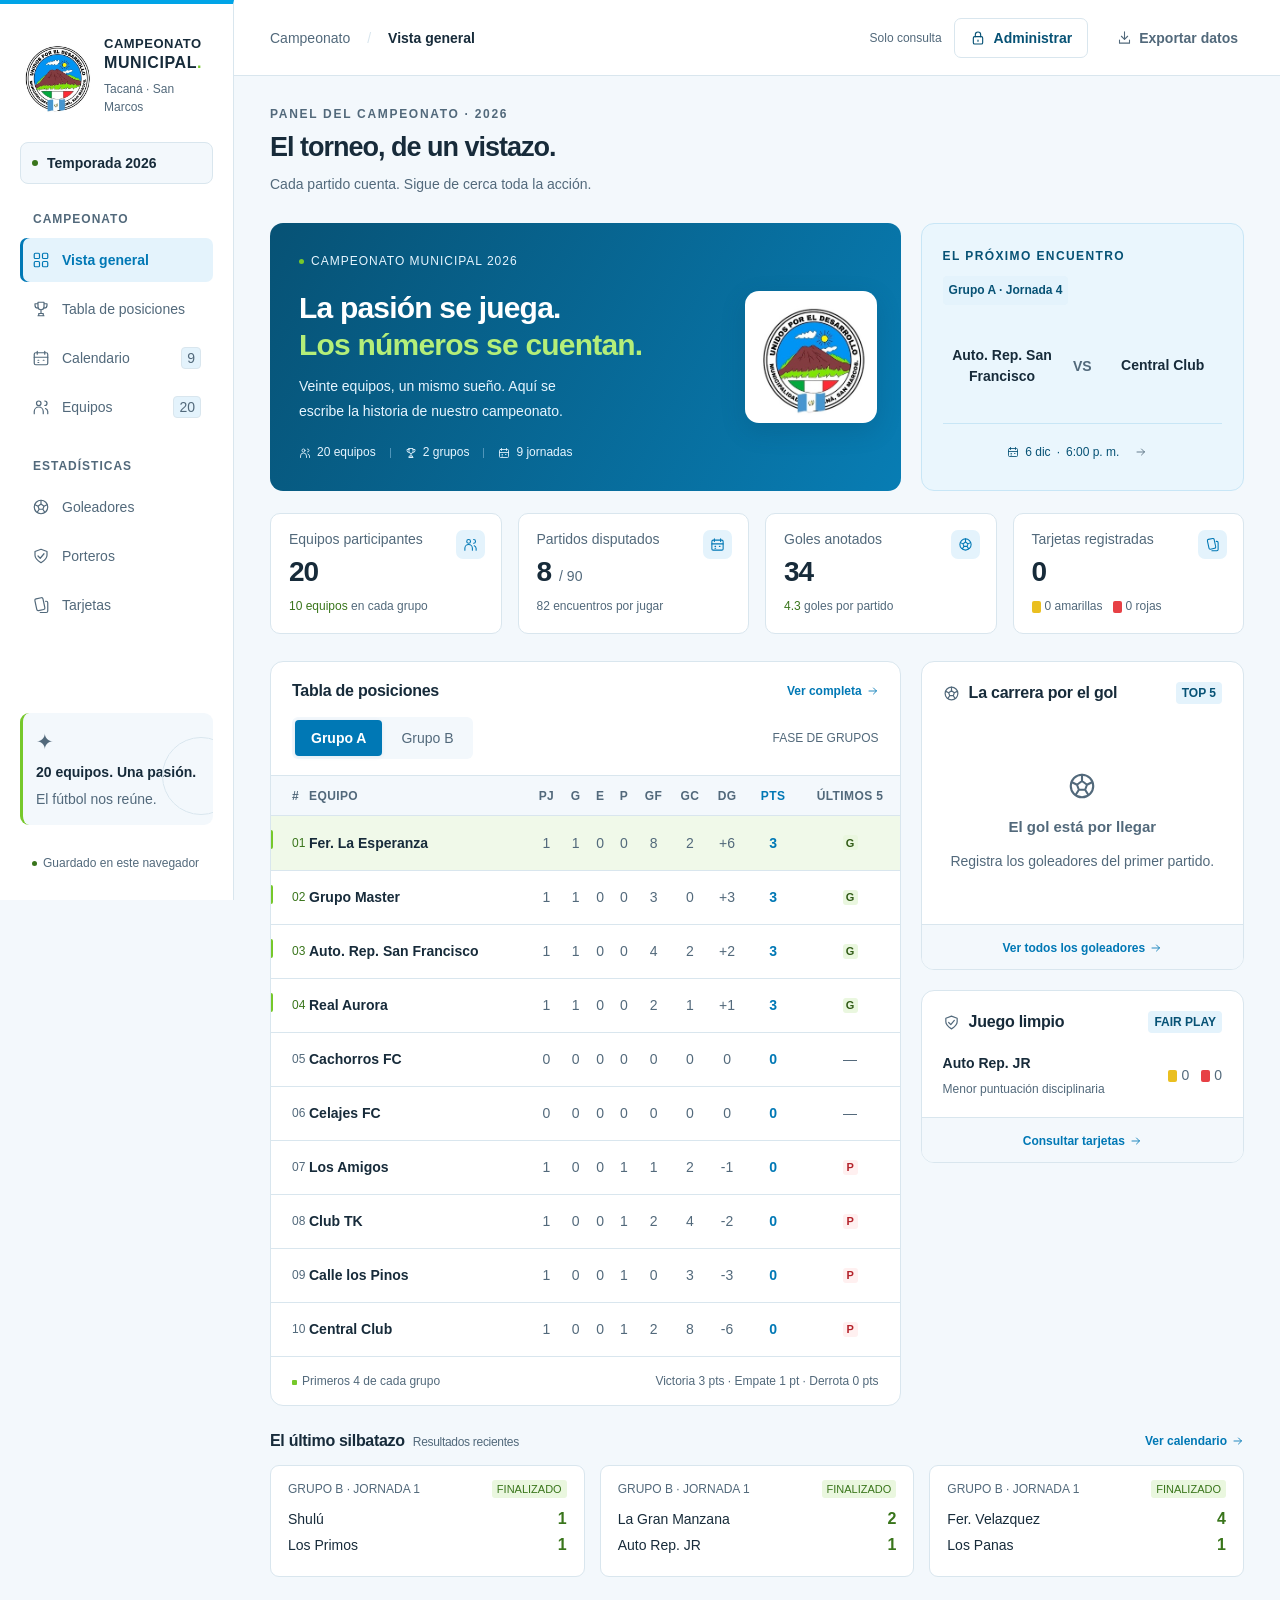
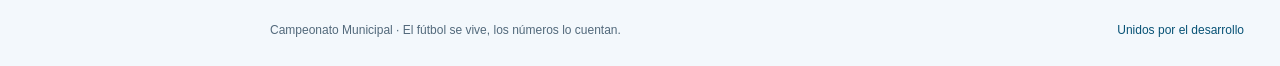
<file: index.html>
<!doctype html>
<html lang="es">
<head>
  <meta charset="UTF-8">
  <meta name="viewport" content="width=device-width, initial-scale=1.0">
  <meta name="theme-color" content="#0078b5">
  <meta name="description" content="Tu campeonato de fútbol en un solo lugar. Dos grupos, veinte equipos y todas las estadísticas del Campeonato Municipal.">
  <title>Campeonato Municipal · Panel del campeonato</title>
  <link rel="icon" type="image/jpeg" href="assets/escudo-tacana.jpg">
  <link rel="stylesheet" href="styles.css">
  <script src="engine.js" defer></script>
  <script src="app.js" defer></script>
</head>
<body>
  <svg class="icon-definitions" xmlns="http://www.w3.org/2000/svg" aria-hidden="true"><defs>
    <symbol id="i-grid" viewBox="0 0 24 24"><rect x="3" y="3" width="7" height="7" rx="1.5"/><rect x="14" y="3" width="7" height="7" rx="1.5"/><rect x="3" y="14" width="7" height="7" rx="1.5"/><rect x="14" y="14" width="7" height="7" rx="1.5"/></symbol>
    <symbol id="i-trophy" viewBox="0 0 24 24"><path d="M8 3h8v6a4 4 0 0 1-8 0V3ZM8 5H4v2a4 4 0 0 0 4 4m8-6h4v2a4 4 0 0 1-4 4M12 13v5m-4 3h8m-7-3h6v3H9z"/></symbol>
    <symbol id="i-calendar" viewBox="0 0 24 24"><rect x="3" y="5" width="18" height="16" rx="2"/><path d="M7 3v4m10-4v4M3 11h18m-13 4h1m6 0h1m-8 3h1"/></symbol>
    <symbol id="i-users" viewBox="0 0 24 24"><circle cx="9" cy="7" r="3"/><path d="M3 21v-3a6 6 0 0 1 12 0v3m2-17a3 3 0 0 1 0 6m1 4a5 5 0 0 1 3 4v3"/></symbol>
    <symbol id="i-ball" viewBox="0 0 24 24"><circle cx="12" cy="12" r="9"/><path d="m12 8 4 3-1.5 4h-5L8 11l4-3Zm0-5v5m8 1-4 2m1 8-2.5-4m-7.5 4 2.5-4M4 9l4 2"/></symbol>
    <symbol id="i-shield" viewBox="0 0 24 24"><path d="m12 3 8 3v5c0 5-8 10-8 10S4 16 4 11V6l8-3Z"/><path d="m8 12 3 3 5-6"/></symbol>
    <symbol id="i-card" viewBox="0 0 24 24"><rect x="5" y="3" width="11" height="16" rx="2" transform="rotate(-12 10 11)"/><path d="M18 7h1a2 2 0 0 1 2 2v11a2 2 0 0 1-2 2h-8"/></symbol>
    <symbol id="i-settings" viewBox="0 0 24 24"><path d="m10 3-1 3-3 1-3 3 2 2-1 4 3 2 3-1 3 4 3-2v-3l4-2-1-4-3-1-1-4-5-1Z"/><circle cx="12" cy="12" r="3"/></symbol>
    <symbol id="i-arrow" viewBox="0 0 24 24"><path d="M4 12h15m-6-6 6 6-6 6"/></symbol>
    <symbol id="i-download" viewBox="0 0 24 24"><path d="M12 3v12m-5-5 5 5 5-5M4 16v5h16v-5"/></symbol>
    <symbol id="i-plus" viewBox="0 0 24 24"><path d="M12 5v14M5 12h14"/></symbol>
    <symbol id="i-chevron" viewBox="0 0 24 24"><path d="m9 5 7 7-7 7"/></symbol>
    <symbol id="i-clock" viewBox="0 0 24 24"><circle cx="12" cy="12" r="9"/><path d="M12 7v5l3 2"/></symbol>
    <symbol id="i-pin" viewBox="0 0 24 24"><path d="M19 10c0 5-7 11-7 11S5 15 5 10a7 7 0 0 1 14 0Z"/><circle cx="12" cy="10" r="2"/></symbol>
    <symbol id="i-check" viewBox="0 0 24 24"><path d="m5 12 4 4L19 6"/></symbol>
    <symbol id="i-edit" viewBox="0 0 24 24"><path d="m15 4 5 5M4 20l5-1L21 7a2 2 0 0 0-5-5L4 14v6Z"/></symbol>
    <symbol id="i-menu" viewBox="0 0 24 24"><path d="M4 6h16M4 12h16M4 18h16"/></symbol>
    <symbol id="i-close" viewBox="0 0 24 24"><path d="m6 6 12 12M18 6 6 18"/></symbol>
    <symbol id="i-lock" viewBox="0 0 24 24"><rect x="5" y="10" width="14" height="11" rx="2"/><path d="M8 10V7a4 4 0 0 1 8 0v3m-4 5v2"/></symbol>
    <symbol id="i-eye" viewBox="0 0 24 24"><path d="M2 12s4-7 10-7 10 7 10 7-4 7-10 7S2 12 2 12Z"/><circle cx="12" cy="12" r="3"/></symbol>
    <symbol id="i-search" viewBox="0 0 24 24"><circle cx="10.5" cy="10.5" r="6.5"/><path d="m16 16 5 5"/></symbol>
  </defs></svg>
  <div class="mobile-backdrop" id="mobile-backdrop"></div>
  <aside class="sidebar" id="sidebar">
    <a class="brand" href="#inicio" aria-label="Campeonato Municipal, inicio"><span class="brand-mark"><img class="brand-logo" src="assets/escudo-tacana.jpg" width="72" height="72" alt="Escudo de la Municipalidad de Tacaná, San Marcos"></span><span class="brand-copy">CAMPEONATO<span class="brand-second">MUNICIPAL<span class="brand-dot">.</span></span><small class="brand-location">Tacaná · San Marcos</small></span></a>
    <div class="edition"><span class="live-dot"></span><span id="edition-label">Temporada 2026</span></div>
    <p class="nav-caption">CAMPEONATO</p>
    <nav class="navigation" aria-label="Navegación principal">
      <a href="#inicio" data-view="inicio" class="nav-item active"><svg class="icon"><use href="#i-grid"/></svg>Vista general</a>
      <a href="#posiciones" data-view="posiciones" class="nav-item"><svg class="icon"><use href="#i-trophy"/></svg>Tabla de posiciones</a>
      <a href="#calendario" data-view="calendario" class="nav-item"><svg class="icon"><use href="#i-calendar"/></svg>Calendario<span class="nav-count">9</span></a>
      <a href="#equipos" data-view="equipos" class="nav-item"><svg class="icon"><use href="#i-users"/></svg>Equipos<span class="nav-count">20</span></a>
      <p class="nav-caption">ESTADÍSTICAS</p>
      <a href="#goleadores" data-view="goleadores" class="nav-item"><svg class="icon"><use href="#i-ball"/></svg>Goleadores</a>
      <a href="#porteros" data-view="porteros" class="nav-item"><svg class="icon"><use href="#i-shield"/></svg>Porteros</a>
      <a href="#tarjetas" data-view="tarjetas" class="nav-item"><svg class="icon"><use href="#i-card"/></svg>Tarjetas</a>
    </nav>
    <div class="sidebar-bottom"><div class="tournament-note"><span class="note-icon">✦</span><strong>20 equipos. Una pasión.</strong><span>El fútbol nos reúne.</span><div class="note-line"></div></div><button id="settings-button" class="nav-item settings-button" data-action="settings" hidden><svg class="icon"><use href="#i-settings"/></svg>Configurar torneo</button><div class="saved-indicator"><span class="live-dot"></span>Guardado en este navegador</div></div>
  </aside>
  <div class="workspace">
    <header class="topbar"><div class="topbar-location"><button class="icon-button menu-toggle" id="menu-toggle" aria-label="Abrir menú" aria-expanded="false"><svg class="icon"><use href="#i-menu"/></svg></button><span class="breadcrumb-home">Campeonato</span><span class="breadcrumb-divider">/</span><span id="breadcrumb">Vista general</span></div><div class="topbar-actions"><div id="access-control" class="access-control"></div><button class="export-button" data-action="export" aria-label="Exportar datos"><svg class="icon"><use href="#i-download"/></svg><span>Exportar datos</span></button></div></header>
    <main id="main" tabindex="-1"></main>
    <footer class="page-footer"><span><strong>Campeonato Municipal</strong> · El fútbol se vive, los números lo cuentan.</span><span><span class="footer-motto">Unidos por el desarrollo</span></span></footer>
  </div>
  <dialog id="modal" aria-labelledby="modal-title"><div id="modal-content"></div></dialog>
  <div class="toast" id="toast" role="status" aria-live="polite"></div>
  <input type="file" id="import-file" accept="application/json,.json" hidden>
  <noscript><div class="noscript">Activa JavaScript para consultar y actualizar las estadísticas del torneo.</div></noscript>
</body>
</html>
</file>
<file: styles.css>
:root{--primary:#0078b5;--primary-dark:#075275;--sky:#00a4e7;--accent-green:#76c82b;--success:#39751b;--danger:#b4232b;--ink:#172b3a;--muted:#52697b;--line:#d9e6ee;--paper:#fff;--canvas:#f3f8fc;--radius:13px;--font:'Inter','Segoe UI',Arial,sans-serif;--green:var(--primary);--forest:var(--primary-dark);--lime:#b4ee79}
*{box-sizing:border-box}
body{margin:0;background:var(--canvas);color:var(--ink);font-family:var(--font);font-size:16px;-webkit-font-smoothing:antialiased}
button,input,select{font:inherit}
button,a,input,select{touch-action:manipulation}
button,a{ -webkit-tap-highlight-color:transparent}
button{cursor:pointer}
a{color:inherit;text-decoration:none}
button{color:inherit}
button:disabled{cursor:not-allowed;opacity:.45}
button:focus-visible,a:focus-visible,input:focus-visible,select:focus-visible{outline:3px solid var(--sky);outline-offset:3px}
button{border:0;background:none}
svg.icon{width:20px;height:20px;stroke:currentColor;stroke-width:1.7;fill:none;stroke-linecap:round;stroke-linejoin:round;flex:none}
.icon-definitions{position:absolute;width:0;height:0;overflow:hidden}
.sidebar{position:fixed;inset:0 auto 0 0;width:234px;z-index:30;background:#fff;border-right:1px solid var(--line);padding:32px 20px 20px;display:flex;flex-direction:column;overflow-y:auto;overscroll-behavior:contain}
.sidebar>*{flex-shrink:0}
.brand{display:flex;align-items:center;gap:11px;margin:0 11px 30px;font-size:16px;font-weight:800;letter-spacing:1.8px;line-height:1.3}
.brand-mark{height:43px;width:43px;border-radius:12px;display:grid;place-items:center;background:var(--forest);color:var(--lime);transform:rotate(-7deg)}
.brand-second{display:block;font-size:16px;letter-spacing:1.3px}
.brand-dot{color:var(--accent-green)}
.edition{display:flex;align-items:center;gap:9px;background:var(--canvas);border:1px solid var(--line);border-radius:8px;padding:12px 11px;font-size:14px;font-weight:600;margin-bottom:28px}
.live-dot{height:6px;width:6px;border-radius:50%;background:var(--accent-green);display:inline-block;flex:none}
.nav-caption{font-size:12px;letter-spacing:1.6px;font-weight:700;color:var(--muted);padding:0 13px;margin:0 0 12px}
.navigation .nav-caption{margin-top:30px}
.nav-item{display:flex;gap:12px;align-items:center;min-height:44px;padding:10px 12px;color:var(--muted);font-size:14px;font-weight:500;border-radius:7px;margin-bottom:5px;text-align:left;width:100%;transition:background .15s,color .15s}
.nav-item .icon{width:18px;height:18px;stroke-width:1.6}
.nav-item:hover{background:var(--canvas);color:var(--green)}
.nav-item.active{background:#e4f3fc;color:var(--green);font-weight:650}
.nav-count{margin-left:auto;font-size:14px;background:#e4f3fc;border:1px solid var(--line);border-radius:4px;padding:2px 5px;color:var(--muted)}
.sidebar-bottom{margin-top:auto;padding-top:25px}
.tournament-note{border-radius:9px;background:var(--canvas);padding:17px 13px;position:relative;overflow:hidden;margin-bottom:21px}
.tournament-note strong{display:block;font-size:14px;margin:7px 0}
.tournament-note>span:not(.note-icon){font-size:14px;color:var(--muted)}
.note-icon{color:var(--muted);font-size:21px}
.note-line{position:absolute;width:78px;height:78px;border:1px solid var(--line);border-radius:50%;right:-27px;top:24px}
.settings-button{font-size:14px}
.saved-indicator{font-size:12px;color:var(--muted);display:flex;align-items:center;gap:6px;padding:10px 12px}
.saved-indicator .live-dot{height:5px;width:5px}
.workspace{margin-left:234px}
.topbar{height:76px;display:flex;justify-content:space-between;align-items:center;padding:0 36px;border-bottom:1px solid var(--line);background:#fff}
.topbar-location,.topbar-actions{display:flex;align-items:center;gap:17px;font-size:14px}
.breadcrumb-home{color:var(--muted)}
.breadcrumb-divider{color:var(--line)}
.topbar-location #breadcrumb{font-weight:600}
.topbar-actions{gap:23px}

.export-button{display:flex;align-items:center;gap:7px;color:var(--muted);font-size:14px;font-weight:600}
.export-button .icon{width:15px;height:15px}
.export-button:hover{color:var(--green)}

.menu-toggle{display:none}
main{padding:31px 36px 22px;max-width:1580px;margin:0 auto;min-height:calc(100vh - 145px)}
.page-heading{display:flex;align-items:center;justify-content:space-between;margin-bottom:26px;gap:15px}
.eyebrow{font-size:12px;letter-spacing:1.7px;color:var(--muted);font-weight:650;margin:0 0 9px}
.page-heading h1{font-size:27px;letter-spacing:-1px;line-height:1.2;font-weight:650;margin:0 0 8px}
.page-subtitle{font-size:14px;color:var(--muted);margin:0;line-height:1.7}
.button{display:inline-flex;justify-content:center;align-items:center;gap:8px;border-radius:7px;padding:11px 15px;font-size:14px;font-weight:600;min-height:38px;white-space:nowrap;transition:background .15s,transform .15s}
.button .icon{width:16px;height:16px}
.button-primary{background:var(--green);color:#fff;box-shadow:0 2px 2px #07527514}
.button-primary:hover{background:var(--primary-dark)}
.button-outline{background:#fff;border:1px solid var(--line);color:var(--muted)}
.button-outline:hover{background:var(--canvas)}
.button-soft{background:#e4f3fc;color:var(--green)}
.button-danger{background:#fff0f0;color:var(--danger)}
.button-small{padding:7px 10px;min-height:30px;font-size:14px}
.hero-row{display:grid;grid-template-columns:minmax(0,1.95fr) minmax(280px,1fr);gap:20px;margin-bottom:22px}
.hero{position:relative;overflow:hidden;background:var(--forest);border-radius:var(--radius);min-height:220px;padding:27px 29px;color:white;isolation:isolate}
.hero:after{content:'';position:absolute;inset:0;background:linear-gradient(100deg,var(--primary-dark) 15%,transparent 100%);z-index:-1}
.hero-kicker{display:inline-flex;align-items:center;gap:7px;letter-spacing:1.5px;font-weight:500;font-size:12px;color:#e6f5ff}
.hero-kicker .live-dot{background:var(--lime);width:5px;height:5px}
.hero h2{font-weight:550;font-size:30px;letter-spacing:-.8px;line-height:1.22;margin:18px 0 10px;position:relative;z-index:1}
.hero h2 span{color:var(--lime)}
.hero p{font-size:14px;color:#d4eaf7;max-width:265px;line-height:1.8;margin:0}
.hero-bottom{display:flex;align-items:center;gap:15px;margin-top:19px;font-size:12px;color:#e6f5ff}
.hero-bottom>span{display:flex;align-items:center;gap:6px}
.hero-bottom .icon{width:12px;height:12px}
.hero-bottom .separator{height:10px;width:1px;background:#4f95ba}
.pitch-art{position:absolute;width:286px;height:286px;right:-54px;top:-34px;opacity:.28;transform:rotate(-25deg);z-index:-2;color:#80d4f5}
.next-card{border:1px solid var(--line);border-radius:var(--radius);background:#e4f3fc;padding:22px 21px;display:flex;flex-direction:column;justify-content:space-between}
.card-overline{font-size:12px;letter-spacing:1.4px;font-weight:650;color:var(--muted);display:flex;align-items:center;justify-content:space-between}
.round-pill{font-size:12px;letter-spacing:0;background:#e4f3fc;padding:4px 6px;border-radius:4px;color:var(--muted)}
.versus-row{display:grid;grid-template-columns:1fr 28px 1fr;align-items:center;gap:7px;text-align:center;margin:19px 0 15px}
.versus-team{display:flex;flex-direction:column;align-items:center;gap:9px;min-width:0}
.versus-team strong{font-size:14px;font-weight:650;overflow:hidden;text-overflow:ellipsis;max-width:100%;white-space:nowrap}
.versus{font-size:14px;color:var(--muted);font-weight:600}




.next-meta{display:flex;align-items:center;justify-content:center;gap:6px;color:var(--muted);font-size:12px;padding-top:12px;border-top:1px solid var(--line)}
.next-meta .icon{width:12px;height:12px}
.stats-grid{display:grid;grid-template-columns:repeat(4,minmax(0,1fr));gap:16px;margin-bottom:27px}
.stat-card{background:#fff;border:1px solid var(--line);border-radius:10px;padding:17px 18px;position:relative}
.stat-label{font-size:14px;color:var(--muted);margin-bottom:11px}
.stat-value{font-size:28px;letter-spacing:-1px;font-weight:650;line-height:1;display:flex;gap:8px;align-items:baseline}
.stat-value small{font-size:14px;color:var(--muted);font-weight:400;letter-spacing:0}
.stat-icon{position:absolute;right:16px;top:16px;background:#e4f3fc;width:29px;height:29px;border-radius:7px;color:var(--muted);display:grid;place-items:center}
.stat-icon .icon{height:15px;width:15px}
.stat-bottom{font-size:12px;color:var(--muted);margin-top:11px}
.stat-bottom strong{color:var(--success);font-weight:500}
.dashboard-grid{display:grid;grid-template-columns:minmax(0,1.95fr) minmax(280px,1fr);gap:20px;align-items:start}
.panel{border:1px solid var(--line);border-radius:var(--radius);background:#fff;overflow:hidden}
.panel-heading{display:flex;justify-content:space-between;align-items:center;padding:20px 21px 17px;gap:10px}
.panel-title{font-size:16px;letter-spacing:-.25px;font-weight:650;margin:0;display:flex;align-items:center;gap:9px}
.panel-title .icon{width:17px;height:17px;color:var(--muted)}
.text-link{font-size:12px;font-weight:600;color:var(--muted);display:inline-flex;align-items:center;gap:5px;white-space:nowrap}
.text-link .icon{width:12px;height:12px}
.text-link:hover{color:var(--green)}
.table-toolbar{display:flex;align-items:center;justify-content:space-between;padding:0 21px 16px}
.segmented{display:flex;gap:3px;padding:3px;background:var(--canvas);border-radius:6px;width:max-content}
.segmented button{font-size:14px;font-weight:500;padding:7px 16px;border-radius:4px;color:var(--muted)}
.segmented button.active{background:#fff;color:var(--green);box-shadow:0 1px 4px #07527514;font-weight:650}
.toolbar-note{font-size:12px;color:var(--muted)}
.table-scroll{overflow-x:auto}
table{border-collapse:collapse;width:100%;text-align:left;white-space:nowrap}
th{font-size:12px;letter-spacing:.4px;color:var(--muted);font-weight:550;background:var(--canvas);height:34px;border-top:1px solid var(--line);border-bottom:1px solid var(--line)}
td{font-size:14px;height:47px;border-bottom:1px solid var(--line);color:var(--muted)}
tr:last-child td{border-bottom:0}
td:first-child,th:first-child{padding-left:21px}
td:last-child,th:last-child{padding-right:21px}
th.numeric,td.numeric{text-align:center;padding:0 5px}
th.points,td.points{text-align:center;padding:0 9px;color:var(--green);font-weight:700}
.team-cell{display:flex;gap:10px;align-items:center;min-width:138px;color:var(--ink);font-weight:550}
.position{width:37px;position:relative;font-size:12px;color:var(--muted)}
.position-qualified:before{content:'';width:2px;height:19px;position:absolute;left:0;top:14px;background:var(--accent-green);border-radius:0 2px 2px 0}
.position-qualified{color:var(--success)}
.leader-row{background:var(--canvas)}
.form-dots{display:flex;gap:3px;justify-content:center}
.form-dot{width:15px;height:15px;font-size:11px;font-weight:600;border-radius:3px;display:inline-flex;align-items:center;justify-content:center}
.form-W{background:#eaf7df;color:var(--success)}
.form-D{background:#fff8df;color:#725a16}
.form-L{background:#fff0f0;color:var(--danger)}
.table-legend{padding:14px 21px;border-top:1px solid var(--line);font-size:12px;display:flex;gap:13px;color:var(--muted);align-items:center}
.legend-swatch{width:5px;height:5px;background:var(--accent-green);border-radius:1px;display:inline-block;margin-right:5px}
.table-legend .rules{margin-left:auto}
.side-panels{display:flex;flex-direction:column;gap:20px}
.leader-list{padding:0 19px}
.leader-item{display:flex;align-items:center;gap:10px;min-height:59px;border-bottom:1px solid var(--line)}
.leader-item:last-child{border:0}
.leader-rank{font-size:12px;color:var(--muted);width:9px}
.player-avatar{width:32px;height:32px;display:grid;place-items:center;border-radius:50%;background:#e4f3fc;color:var(--muted);font-size:14px;font-weight:600;flex:none}
.player-avatar.first{background:#e4f3fc;color:var(--muted)}
.player-info{min-width:0;flex:1}
.player-info strong{display:block;font-size:14px;font-weight:600;margin-bottom:5px;overflow:hidden;text-overflow:ellipsis;white-space:nowrap}
.player-info span{font-size:12px;color:var(--muted);display:flex;align-items:center;gap:5px}
.team-color-dot{width:5px;height:5px;border-radius:50%;display:inline-block;background:var(--team-color)}
.leader-score{font-size:16px;letter-spacing:-.7px;font-weight:650;color:var(--green)}
.leader-score small{font-size:12px;color:var(--muted);letter-spacing:0;font-weight:400;display:block;text-align:right;margin-top:3px}
.panel-footer{padding:13px 19px;border-top:1px solid var(--line);background:var(--canvas);text-align:center}
.fairplay-content{display:flex;align-items:center;gap:15px;padding:3px 21px 20px}

.fairplay-team{flex:1}
.fairplay-team strong{font-size:14px;font-weight:600;display:block;margin-bottom:5px}
.fairplay-team span{font-size:12px;color:var(--muted)}
.card-badges{display:flex;gap:12px;align-items:center;font-size:14px;color:var(--muted)}
.mini-card{width:9px;height:12px;background:#eabf20;display:inline-block;border-radius:2px;margin-right:4px;vertical-align:middle}
.mini-card.red{background:#e74045}
.matches-section{margin-top:26px}
.section-heading{display:flex;align-items:center;justify-content:space-between;margin-bottom:15px}
.section-heading h2{font-size:16px;letter-spacing:-.3px;margin:0;font-weight:650}
.section-heading .label-small{color:var(--muted);font-size:12px;margin-left:8px;font-weight:400}
.mini-matches{display:grid;grid-template-columns:repeat(3,minmax(0,1fr));gap:15px}
.mini-match{background:#fff;border:1px solid var(--line);border-radius:9px;padding:14px 17px;cursor:pointer;text-align:left;width:100%}
.mini-match:hover{border-color:var(--line)}
.match-label{display:flex;align-items:center;justify-content:space-between;color:var(--muted);font-size:12px;margin-bottom:12px}
.match-label .finished{color:var(--success);background:#eaf7df;font-size:11px;padding:3px 5px;border-radius:3px}
.mini-team{display:flex;align-items:center;gap:8px;margin:8px 0;font-size:14px;font-weight:500}

.mini-team strong{margin-left:auto;font-size:16px;color:var(--success)}
.page-footer{font-size:12px;color:var(--muted);padding:21px 36px 25px;display:flex;justify-content:space-between;gap:15px;max-width:1580px;margin:0 auto}
.page-footer strong{font-weight:500;color:var(--muted)}
.filter-bar{display:flex;align-items:center;justify-content:space-between;gap:12px;margin-bottom:23px;flex-wrap:wrap}
.filter-group{display:flex;align-items:center;gap:12px}
.select-control{padding:10px 32px 10px 12px;border:1px solid var(--line);border-radius:7px;background:#fff;font-size:14px;color:var(--muted);min-height:38px}
.search-box{display:flex;align-items:center;gap:8px;border:1px solid var(--line);border-radius:7px;background:#fff;padding:0 11px}
.search-box .icon{width:15px;height:15px;color:var(--muted)}
.search-box input{width:170px;background:transparent;border:0;outline:0;padding:10px 0;font-size:14px;color:var(--ink)}
.schedule-list{display:flex;flex-direction:column;gap:15px}
.schedule-day{font-size:14px;color:var(--muted);letter-spacing:.4px;margin:12px 0 0;font-weight:600}
.fixture{display:grid;grid-template-columns:80px 1fr 70px 1fr 145px 100px;align-items:center;gap:15px;background:#fff;border:1px solid var(--line);border-radius:10px;padding:18px 20px;min-height:90px}
.fixture-info{font-size:12px;color:var(--muted);line-height:1.8}
.fixture-info strong{display:block;font-size:14px;color:var(--muted);font-weight:550}
.fixture-team{display:flex;align-items:center;gap:10px;font-size:14px;font-weight:550}
.fixture-team.home{justify-content:flex-end;text-align:right}

.fixture-score{font-size:21px;font-weight:650;letter-spacing:1px;text-align:center;color:var(--green);white-space:nowrap;font-variant-numeric:tabular-nums}
.fixture-score.pending{font-size:14px;color:var(--muted);font-weight:500;letter-spacing:1px}
.fixture-location{font-size:12px;color:var(--muted);line-height:1.8}
.fixture-location .status{font-size:12px;color:var(--success);background:#eaf7df;padding:3px 6px;border-radius:3px;display:inline-block}
.fixture .button{min-height:32px;font-size:12px;padding:8px}
.teams-grid{display:grid;grid-template-columns:repeat(4,minmax(0,1fr));gap:18px}
.team-card{padding:21px;background:#fff;border:1px solid var(--line);border-radius:11px;position:relative}
.team-group{position:absolute;right:15px;top:15px;color:var(--muted);font-size:12px;background:var(--canvas);padding:5px;border-radius:4px}
.team-card h2{font-size:16px;letter-spacing:-.3px;margin:24px 0 7px;font-weight:600}
.team-card p{font-size:14px;color:var(--muted);margin:0}
.team-card-bottom{margin-top:20px;border-top:1px solid var(--line);padding-top:13px;display:flex;justify-content:space-between;align-items:center}
.team-card-bottom span{font-size:12px;color:var(--muted)}
.team-card-bottom strong{color:var(--success);font-size:16px;letter-spacing:-.5px}
.full-stats-table td{height:66px;font-size:14px}
.full-stats-table th{height:39px;font-size:12px}
.full-stats-table .player-cell{display:flex;gap:12px;align-items:center;font-weight:550}
.full-stats-table .player-cell small{display:block;font-size:12px;color:var(--muted);font-weight:400;margin-top:5px}
.full-stats-table .team-cell{font-size:14px}
.number-highlight{font-size:19px;font-weight:650;color:var(--green)}
.stats-explanation{font-size:14px;color:var(--muted);line-height:1.8;margin-top:18px}
.stats-summary{display:flex;gap:15px;margin-bottom:23px}
.stats-summary .stat-card{flex:1;max-width:270px}
.dashboard-grid>.panel,.table-scroll,.stats-summary .stat-card{min-width:0}
.empty-state{text-align:center;padding:50px 25px;color:var(--muted);font-size:14px;line-height:1.9}
.empty-state .icon{width:30px;height:30px;display:block;margin:0 auto 12px}
.empty-state strong{display:block;color:var(--muted);font-size:15px;margin-bottom:6px}
.icon-button{display:inline-flex;align-items:center;justify-content:center;width:32px;height:32px;border-radius:6px;color:var(--muted);flex:none}
.icon-button:hover{background:#e4f3fc}
.mobile-backdrop{display:none}
dialog{border:1px solid var(--line);padding:0;width:min(690px,calc(100% - 28px));max-height:calc(100dvh - 42px);border-radius:15px;color:var(--ink);box-shadow:0 25px 90px #07527530;overflow:auto}
dialog::backdrop{background:#072a4266;backdrop-filter:blur(3px)}
.modal-heading{display:flex;justify-content:space-between;align-items:flex-start;padding:24px 26px 18px;border-bottom:1px solid var(--line);gap:15px}
.modal-heading h2{font-size:20px;letter-spacing:-.5px;margin:0 0 7px;font-weight:650}
.modal-heading p{font-size:14px;color:var(--muted);margin:0;line-height:1.6}
.modal-body{padding:22px 26px}
.modal-footer{display:flex;justify-content:flex-end;gap:9px;padding:17px 26px;border-top:1px solid var(--line);background:var(--canvas);flex-wrap:wrap}
.field{display:flex;flex-direction:column;gap:7px;font-size:14px;color:var(--muted);min-width:0}
.field input,.field select{border:1px solid var(--line);border-radius:6px;padding:10px 12px;color:var(--ink);background:#fff;width:100%;min-height:37px}
.field input[type=color]{padding:4px;height:38px}
.fields-row{display:grid;grid-template-columns:1fr 1fr;gap:15px;margin-bottom:18px}
.result-teams{display:grid;grid-template-columns:1fr 40px 1fr;align-items:center;margin:8px 0 25px;text-align:center;gap:15px}
.score-field{display:flex;align-items:center;flex-direction:column;gap:9px;font-size:14px;font-weight:600}
.score-field input{width:77px;text-align:center;font-size:30px;font-weight:600;padding:10px;border:1px solid var(--line);border-radius:8px;color:var(--green);background:var(--canvas)}
.result-dash{color:var(--muted);font-size:25px;margin-top:75px}
.event-section{margin-top:23px}
.event-section h3{font-size:14px;margin:0 0 12px;display:flex;align-items:center;gap:8px}
.event-table th{text-transform:none;font-size:12px;letter-spacing:0;height:31px}
.event-table td{height:43px;font-size:14px}
.event-table td:first-child,.event-table th:first-child{padding-left:10px}
.event-table td:last-child,.event-table th:last-child{padding-right:8px}
.event-table input[type=number]{width:43px;border:1px solid var(--line);border-radius:5px;padding:6px;font-size:14px;text-align:center;color:var(--muted)}
.event-table .numeric{width:61px}
.keeper-select{display:flex;align-items:center;gap:9px;font-size:14px;color:var(--muted);margin-top:12px}
.keeper-select select{border:1px solid var(--line);border-radius:5px;padding:7px;background:#fff;color:var(--muted);font-size:14px;flex:1}
.form-hint{font-size:14px;color:var(--muted);line-height:1.7;margin:15px 0 0}
.form-error{font-size:14px;line-height:1.7;color:var(--danger);background:#fff0f0;border-radius:6px;padding:10px;margin:13px 0 0;display:none}
.form-error.visible{display:block}
.section-divider{border:0;border-top:1px solid var(--line);margin:22px 0}
.settings-section h3{font-size:14px;margin:0 0 8px}
.settings-section p{font-size:14px;line-height:1.8;color:var(--muted);margin:0 0 13px}
.settings-actions{display:flex;gap:9px;flex-wrap:wrap}
.roster-row{display:grid;grid-template-columns:45px 1fr 102px 28px;gap:8px;align-items:center;margin-bottom:9px}
.roster-row input,.roster-row select{min-width:0;width:100%;border:1px solid var(--line);border-radius:5px;padding:8px;font-size:14px;color:var(--muted);background:#fff}
.roster-labels{font-size:12px;color:var(--muted);margin-bottom:9px}
.confirm-note{background:var(--canvas);border:1px solid var(--line);padding:15px;border-radius:8px;font-size:14px;line-height:1.9;color:var(--muted)}
.toast{position:fixed;bottom:24px;left:calc(50% + 117px);transform:translate(-50%,20px);opacity:0;background:var(--muted);color:#fff;padding:13px 20px;border-radius:9px;font-size:14px;box-shadow:0 5px 30px #07527520;z-index:100;pointer-events:none;transition:.2s;max-width:calc(100% - 30px)}
.toast.visible{opacity:1;transform:translate(-50%,0)}
.noscript{position:fixed;inset:auto 10px 10px;background:#fff8df;padding:15px;border:1px solid #ecd78f;border-radius:7px;z-index:100}
.all-groups-tables{display:grid;grid-template-columns:1fr;gap:22px}
.chooser-list{display:flex;flex-direction:column;gap:8px}
.chooser-item{display:flex;align-items:center;justify-content:space-between;gap:15px;border:1px solid var(--line);padding:13px;border-radius:7px;text-align:left;width:100%;font-size:14px}
.chooser-item:hover{background:var(--canvas)}
.chooser-item span{color:var(--muted);font-size:14px}
.local-notice{background:var(--canvas);border:1px solid var(--line);padding:11px 14px;border-radius:7px;font-size:14px;color:var(--muted);line-height:1.7;margin-bottom:20px}
.sr-only{position:absolute!important;width:1px!important;height:1px!important;padding:0!important;margin:-1px!important;overflow:hidden!important;clip:rect(0,0,0,0)!important;white-space:nowrap!important;border:0!important}
[hidden]{display:none!important}
@media(min-width:801px){.menu-toggle{display:none}
}
@media(min-width:1550px){.hero{min-height:238px}
.hero h2{font-size:35px}
.hero p{font-size:14px}
.pitch-art{right:-20px}
.hero-bottom{margin-top:21px}
td{height:49px}
.stat-card{padding:20px}
.panel-heading{padding-top:23px}
.next-card{padding:25px}
.leader-item{min-height:64px}
.hero-row,.dashboard-grid{grid-template-columns:minmax(0,2fr) minmax(310px,1fr)}
}
@media(max-width:1250px){.sidebar{width:211px;padding-left:14px;padding-right:14px}
.workspace{margin-left:211px}
main{padding:27px 25px 20px}
.topbar{padding:0 25px}
.hero-row,.dashboard-grid{grid-template-columns:minmax(0,1.75fr) minmax(260px,1fr);gap:16px}
.hero{padding:25px 24px}
.hero h2{font-size:27px}
.pitch-art{right:-90px}
.panel-heading{padding:18px 15px}
.table-toolbar{padding-left:15px;padding-right:15px}
.team-cell{gap:7px;min-width:123px;font-size:12px}
td:first-child,th:first-child{padding-left:15px}
td:last-child,th:last-child{padding-right:15px}
.form-dots{gap:2px}
.form-dot{width:13px;height:14px;font-size:10px}
.toolbar-note{display:none}
.fixture{grid-template-columns:65px 1fr 45px 1fr 95px;gap:12px}
.fixture-location{display:none}
.teams-grid{grid-template-columns:repeat(3,minmax(0,1fr))}
.toast{left:calc(50% + 105px)}
.page-footer{padding-left:25px;padding-right:25px}
.hero-bottom{gap:10px;font-size:12px}
.leader-list{padding:0 15px}
.leader-item{gap:8px}
.player-info strong{font-size:12px}
}
@media(max-width:1050px){.sidebar{width:190px;padding-left:11px;padding-right:11px}
.workspace{margin-left:190px}
.nav-item{font-size:14px;gap:8px}
.brand{margin-left:9px;gap:9px;font-size:16px}
.brand-second{font-size:16px}
.brand-mark{width:37px;height:40px}
.edition{font-size:14px}
.dashboard-grid{grid-template-columns:minmax(0,1fr)}
.side-panels{display:grid;grid-template-columns:1.4fr 1fr;align-items:start}
.hero-row{grid-template-columns:minmax(0,1.5fr) minmax(240px,1fr)}
.hero h2{font-size:25px}
.stats-grid{gap:10px}
.stat-card{padding:15px 13px}
.stat-value{font-size:25px}
.stat-icon{width:24px;height:24px;right:12px;top:12px}
.stat-label{font-size:12px}
.stat-bottom{font-size:12px}

.full-stats-table .team-cell{min-width:140px}
.teams-grid{grid-template-columns:repeat(3,minmax(0,1fr))}
.team-card{padding:17px}
.team-card h2{font-size:14px}
.toast{left:calc(50% + 95px)}
.position-qualified:before{top:14px}
.form-dot{width:17px;height:17px;font-size:12px}
.team-cell{font-size:14px}
.sidebar-bottom{padding-top:12px}
.tournament-note{display:none}
}
@media(max-width:800px){.sidebar{transform:translateX(-100%);width:234px;transition:transform .2s}
.workspace{margin-left:0}
.sidebar.open{transform:translateX(0)}
.mobile-backdrop.visible{display:block;position:fixed;inset:0;background:#072a4266;z-index:29}
.menu-toggle{display:flex}
.topbar{height:65px;padding:0 22px}
.topbar-location{gap:11px}
.topbar-actions{gap:17px}
.nav-item{font-size:14px;gap:12px}
.brand{font-size:16px}
.brand-second{font-size:16px}
.tournament-note{display:block}
.sidebar-bottom{padding-top:25px}
.toast{left:50%}
.teams-grid{grid-template-columns:repeat(3,minmax(0,1fr))}
main{padding:25px 22px}
.page-heading h1{font-size:25px}
.hero-row{grid-template-columns:minmax(0,1.6fr) minmax(230px,1fr)}
.page-footer{padding-left:22px;padding-right:22px}
.fixture-team{font-size:14px}
.hero h2{font-size:27px}
.tournament-note{display:block}
.nav-caption{font-size:12px}
.edition{font-size:14px}
}
@media(max-width:600px){.topbar{padding:0 16px}
.topbar-location{gap:8px;font-size:14px}
.breadcrumb-home,.breadcrumb-divider{display:none}
.topbar-actions{gap:13px}
.export-button{font-size:14px}

main{padding:23px 16px 15px}
.page-heading{align-items:flex-start;margin-bottom:21px;gap:10px}
.page-heading h1{font-size:24px;letter-spacing:-.8px}
.page-subtitle{font-size:14px;max-width:230px}
.eyebrow{font-size:12px;letter-spacing:1.3px}
.page-heading>.button{font-size:0;width:35px;min-width:35px;height:35px;padding:0;margin-top:20px}
.page-heading>.button .icon{width:18px;height:18px}
.hero-row{grid-template-columns:1fr;gap:14px;margin-bottom:18px}
.hero{min-height:215px;padding:25px}
.hero h2{font-size:30px;margin-top:18px}
.hero p{max-width:235px}
.pitch-art{right:-75px;opacity:.23}
.next-card{padding:17px 20px;display:grid;grid-template-columns:1fr 1fr;gap:5px 15px}
.card-overline{grid-column:1/-1}
.versus-row{grid-column:1/-1;margin:13px 0 6px;grid-template-columns:1fr 40px 1fr}
.versus-team{flex-direction:row;gap:9px;justify-content:center}
.versus-team strong{font-size:14px}

.next-meta{grid-column:1/-1;margin-top:5px;font-size:12px;padding-top:11px}
.stats-grid{grid-template-columns:repeat(2,minmax(0,1fr));gap:10px;margin-bottom:22px}
.stat-card{padding:16px}
.stat-value{font-size:27px}
.stat-label{font-size:14px}
.stat-bottom{font-size:12px}
.stat-icon{right:14px;top:14px}
.dashboard-grid{gap:15px}
.side-panels{display:flex;gap:15px}
.panel-heading{padding:18px 16px}
.panel-title{font-size:16px}
.text-link{font-size:12px}
.table-toolbar{padding:0 16px 13px}
.segmented button{padding:7px 13px}
.team-cell{font-size:14px;min-width:124px;gap:7px}
.table-scroll table{min-width:740px}
.dashboard-grid .standings-table{min-width:740px}
.table-legend{padding:12px 16px;font-size:12px;flex-wrap:wrap;gap:7px}
.table-legend .rules{margin-left:0}
.form-dot{width:15px;height:15px;font-size:11px}
.leader-item{min-height:63px}
.player-info strong{font-size:14px}
.player-info span{font-size:12px}
.leader-score{font-size:19px}
.leader-list{padding:0 18px}
.mini-matches{grid-template-columns:1fr}
.mini-match{padding:15px 18px}
.mini-team{font-size:14px}
.page-footer{padding:17px 16px 24px;font-size:12px;flex-direction:column;gap:10px;line-height:1.7}
.page-footer>span:last-child{display:none}
.teams-grid{grid-template-columns:repeat(2,minmax(0,1fr));gap:11px}
.team-card{padding:16px}
.team-card h2{font-size:14px;line-height:1.5}
.team-group{font-size:11px;right:12px;top:12px}
.team-card-bottom{align-items:center;gap:7px}
.team-card-bottom .text-link{font-size:12px}
.filter-bar{gap:12px}
.filter-group{gap:8px;flex-wrap:wrap}
.select-control{font-size:14px;padding:9px 25px 9px 10px}
.search-box{width:100%}
.search-box input{width:100%}
.fixture{grid-template-columns:minmax(0,1fr) max-content minmax(0,1fr);gap:8px;padding:14px}
.fixture-info{grid-column:1/-1;display:flex;gap:7px;align-items:center;margin-bottom:4px;font-size:12px}
.fixture-info strong{font-size:12px}
.fixture-team{font-size:14px;flex-direction:column!important;gap:8px;text-align:center!important;min-width:0;overflow-wrap:anywhere}

.fixture .button{grid-column:1/-1;margin-top:5px;min-height:30px;background:var(--canvas);color:var(--muted)}
.fixture-score{font-size:21px}
.full-stats-table td{font-size:14px}
.full-stats-table .player-cell{gap:8px}
.full-stats-table .team-cell{min-width:110px;font-size:14px}
.full-stats-table .player-avatar{width:27px;height:27px;font-size:12px}
.stats-summary{gap:10px}
.stats-summary .stat-card{max-width:none}
.stats-summary .stat-value{font-size:23px}
.number-highlight{font-size:17px}
.modal-heading{padding:20px}
.modal-body{padding:19px 20px}
.modal-footer{padding:15px 20px}
.modal-heading h2{font-size:18px}
.result-teams{gap:8px;grid-template-columns:1fr 20px 1fr}
.score-field{font-size:14px}
.score-field input{font-size:27px;width:70px}
.event-table input[type=number]{width:38px;padding:6px 3px}
.event-table .numeric{width:46px}
.event-table td:first-child{font-size:12px;white-space:normal}
.roster-row{grid-template-columns:37px 1fr 86px 20px;gap:5px}
.roster-row input,.roster-row select{padding:7px 4px;font-size:12px}
.fields-row{gap:12px}
.field{font-size:14px}
.field input,.field select{font-size:14px;padding:9px}
.toast{font-size:14px;text-align:center;width:max-content}
.toolbar-note{display:none}
.schedule-day{font-size:12px}
.result-dash{margin-top:72px}
.hero-bottom{font-size:12px;gap:12px}
.local-notice{font-size:12px}
}
@media(prefers-reduced-motion:reduce){*,*:before,*:after{transition:none!important;scroll-behavior:auto!important}
}

@media(max-width:800px){
  .sidebar{height:100dvh;padding-bottom:max(20px,env(safe-area-inset-bottom))}
}
@media(max-width:600px){
  .table-scroll .standings-table,.dashboard-grid .standings-table,.table-scroll .full-stats-table{display:block;min-width:0;width:100%;white-space:normal}
  .standings-table thead,.full-stats-table thead{position:absolute;width:1px;height:1px;padding:0;margin:-1px;overflow:hidden;clip:rect(0,0,0,0);white-space:nowrap;border:0}
  .standings-table tbody,.full-stats-table tbody{display:grid;gap:12px;padding:0 12px 12px}
  .standings-table tr,.full-stats-table tr{display:grid;grid-template-columns:repeat(4,minmax(0,1fr));gap:10px 4px;position:relative;padding:13px 12px;border:1px solid var(--line);border-radius:9px;background:var(--paper)}
  .standings-table tr.leader-row{background:#f1f9e9}
  .standings-table td,.full-stats-table td{display:block;min-width:0;width:auto;height:auto;border:0;padding:0!important;text-align:center;font-size:14px}
  .standings-table td.position,.full-stats-table td.position{position:absolute;top:15px;left:12px;font-size:12px}
  .standings-table .position-qualified:before{left:-12px;top:-2px;height:20px}
  .standings-table td:nth-child(2),.full-stats-table td:nth-child(2){grid-column:1/-1;padding-left:30px!important;text-align:left;min-height:21px}
  .standings-table .team-cell{min-width:0;white-space:normal;line-height:1.5}
  .standings-table td[data-label]:before,.full-stats-table td[data-label]:before{content:attr(data-label);display:block;font-size:10px;font-weight:600;line-height:1.4;color:var(--muted);margin-bottom:4px}
  .standings-table td.points{padding:4px!important;border-radius:6px;background:#e4f3fc}
  .standings-table td.recent-form{grid-column:1/-1;display:flex;justify-content:space-between;align-items:center;border-top:1px solid var(--line);padding-top:8px!important}
  .standings-table td.recent-form:before{margin:0;font-size:11px}
  .full-stats-table td:nth-child(3){grid-column:1/-1;text-align:left;padding:0 0 6px 30px!important;border-bottom:1px solid var(--line)}
  .full-stats-table .player-cell{line-height:1.5;gap:8px}
  .full-stats-table .player-cell>span:last-child{min-width:0;overflow-wrap:anywhere}
  .full-stats-table td[data-label]{align-self:end}
  .stats-summary{flex-wrap:wrap}
}

.access-control{display:flex;align-items:center;gap:12px}
.access-status{font-size:12px;color:var(--muted);white-space:nowrap}
.access-button{font-size:14px;min-height:38px}
.detail-score{font-size:32px;color:var(--primary);line-height:1.5}
.match-detail-meta{color:var(--muted);font-size:14px;line-height:1.8;margin:0 0 24px}
.match-details-table{white-space:normal;min-width:0!important}
.match-details-table th{font-size:12px}
.roster-details{padding:0;margin:0;list-style:none}
.roster-details li{display:grid;grid-template-columns:40px minmax(0,1fr) 70px;gap:12px;align-items:center;border-bottom:1px solid var(--line);padding:14px 0;font-size:14px}
.roster-details li:last-child{border:0}
.roster-details strong{overflow-wrap:anywhere;font-weight:600}
.roster-details li>span:last-child{font-size:12px;color:var(--muted);text-align:right}
.roster-number{display:grid;place-items:center;width:32px;height:32px;border-radius:6px;background:#e4f3fc;color:var(--primary-dark);font-weight:600}
@media(max-width:1050px){.access-status{display:none}.topbar-actions{gap:12px}}
@media(max-width:600px){.access-control{gap:0}.access-button{font-size:12px;padding:8px}.access-button .icon{width:14px;height:14px}.topbar-actions .export-button span{display:none}.topbar-actions .export-button{width:32px;height:38px;justify-content:center}.topbar-location{gap:6px}.topbar-actions{gap:6px}.roster-details li{gap:8px}}
/* Identidad municipal: azul cielo, verde y blanco del escudo de Tacaná. */
.brand{gap:12px;margin:0 0 26px;letter-spacing:1px}
.brand-mark{width:72px;height:72px;flex:none;background:#fff;border-radius:0;transform:none}
.brand-logo{display:block;width:100%;height:100%;object-fit:contain}
.brand-copy{min-width:0}
.brand .brand-copy{font-size:13px;letter-spacing:.5px}
.brand .brand-second{font-size:16px;letter-spacing:.6px}
.brand-location{display:block;margin-top:6px;color:var(--muted);font-size:12px;font-weight:500;letter-spacing:0;line-height:1.5}


.sidebar{border-top:4px solid var(--sky)}
.nav-item.active{box-shadow:inset 3px 0 var(--primary)}
.nav-item,.settings-button{font-size:14px}
.nav-caption{font-size:12px;letter-spacing:1px}
.edition{font-size:14px}
.live-dot{background:var(--success)}
.hero{min-height:268px;background:linear-gradient(120deg,var(--primary-dark),#087db4);padding-right:180px}
.hero:after{display:none}
.hero h2{font-size:30px;line-height:1.25}
.hero-kicker{color:#e6f5ff;line-height:1.6;letter-spacing:1px}
.hero-kicker .live-dot{background:var(--accent-green)}
.hero p{color:#e6f5ff}
.hero-bottom{flex-wrap:wrap;gap:10px 14px;line-height:1.6;position:relative;z-index:1}
.hero-logo{position:absolute;right:24px;top:50%;transform:translateY(-50%);width:132px;height:132px;padding:8px;background:#fff;border-radius:14px;object-fit:contain;box-shadow:0 8px 24px #00395330}
.pitch-art{display:none}
.next-card{background:#eaf6fd;border-color:#c8e6f6}
.round-pill{background:#e4f3fc;color:var(--primary-dark);font-weight:600}
.card-overline{color:var(--primary-dark);line-height:1.7;gap:10px;flex-wrap:wrap}
.next-meta{border-color:#c8e6f6;color:var(--primary-dark)}
.page-subtitle,.stats-explanation,.form-hint{color:var(--muted)}
.stat-icon{color:var(--primary);background:#e4f3fc}
.stat-bottom{line-height:1.6}
.stat-bottom strong{color:var(--success)}
.segmented button{min-height:36px;font-size:14px}
.segmented button.active{background:var(--primary);color:#fff}
th{font-size:12px;height:40px}
td{font-size:14px;height:54px}
.team-cell{min-width:170px}
.position-qualified:before{background:var(--accent-green)}
.leader-row{background:#f0f9e9}
.form-W{background:#eaf7df;color:#315b16}
.form-D{background:#edf4f9;color:#40586b}
.form-L{background:#fff0f0;color:var(--danger)}
.button-danger{color:var(--danger);background:#fff0f0}
.mini-card.red{background:#e74045}
.mini-card{background:#eabf20}
.button-primary{box-shadow:0 2px 5px #0752751a}
.text-link{color:var(--primary)}
.button-outline{color:var(--primary-dark)}
.page-heading h1{line-height:1.3}
.team-card h2{line-height:1.5;overflow-wrap:anywhere}
.versus-team strong{white-space:normal;overflow:visible;text-overflow:clip;line-height:1.5}
.fairplay-content{flex-wrap:wrap}
.fairplay-team{min-width:100px}
.fairplay-team strong{line-height:1.5}
.empty-state{font-size:14px}
.page-footer{font-size:12px;line-height:1.7}
.footer-motto{color:var(--primary-dark)}
.tournament-note{border-left:3px solid var(--accent-green)}
.tournament-note strong{line-height:1.6}
.table-legend{line-height:1.7;flex-wrap:wrap}
.modal-heading p,.field,.field input,.field select,.roster-row input,.roster-row select,.form-error,.confirm-note{font-size:14px}
.form-hint,.local-notice,.settings-section p{font-size:14px}
.settings-section h3{font-size:16px}
.select-control,.search-box input{font-size:14px;min-height:42px}
.search-box input{width:190px}
.event-table td{font-size:14px;height:48px}
.event-table input[type=number]{font-size:14px;width:48px}
.keeper-select,.keeper-select select{font-size:14px}
.keeper-select{flex-wrap:wrap}
.keeper-select select{min-width:150px}
.roster-row{grid-template-columns:54px minmax(0,1fr) 115px 28px}
.roster-labels{font-size:12px}
.stats-explanation{line-height:1.8}
@media(min-width:1550px){.hero{min-height:280px}.hero h2{font-size:34px}.hero-logo{width:146px;height:146px}}
@media(max-width:1250px){.brand{gap:8px}.brand-mark{width:60px;height:60px}.brand-copy,.brand-second{font-size:14px}.brand-location{font-size:11px}.hero{padding-right:24px}.hero-logo{display:none}.hero h2{font-size:28px}.hero p{font-size:14px}.team-cell{font-size:14px}.fixture .button{font-size:14px}}
@media(max-width:1050px){.nav-item{padding-left:8px;padding-right:8px;gap:8px}.brand-mark{width:54px;height:54px}.edition{font-size:12px}.nav-count{font-size:12px}.hero-row{grid-template-columns:minmax(0,1fr) minmax(240px,.8fr)}.hero h2{font-size:26px}.stat-label{font-size:14px;padding-right:26px}.stat-bottom{font-size:12px}.stat-icon{top:13px}.versus-team strong{font-size:14px}}
@media(max-width:800px){.brand-mark{width:72px;height:72px}.brand-copy,.brand-second{font-size:16px}.brand-location{font-size:12px}.nav-item{font-size:14px}.hero-row{grid-template-columns:1fr}.hero{padding-right:180px}.hero-logo{display:block}.hero h2{font-size:30px}.next-card{padding:20px}.versus-row{margin:16px 0}.versus-team{flex-direction:row;justify-content:center}.next-meta{font-size:14px}}
@media(max-width:600px){.topbar{gap:10px}.topbar-actions{gap:10px}.export-button{font-size:12px}.page-heading h1{font-size:26px}.page-subtitle{font-size:14px;max-width:none}.page-heading>.button{margin-top:24px}.hero{padding:24px;min-height:300px}.hero h2{font-size:29px;max-width:100%}.hero p{max-width:calc(100% - 90px);font-size:14px}.hero-logo{width:84px;height:84px;right:18px;top:auto;bottom:70px;transform:none;padding:5px;border-radius:10px}.hero-kicker{font-size:12px}.hero-bottom{font-size:12px;gap:8px 12px;margin-top:20px}.hero-bottom .separator{display:none}.stat-label{font-size:12px}.stat-value{font-size:27px}.stat-bottom{font-size:12px}.next-card{display:flex;gap:10px}.card-overline{font-size:12px}.versus-team strong{font-size:14px}.panel-title{font-size:16px}.panel-heading{flex-wrap:wrap}.text-link{font-size:12px}.table-legend{font-size:12px}.fixture-team{font-size:14px}.fixture-info,.fixture-info strong{font-size:12px}.fixture .button{font-size:14px}.team-card h2{font-size:16px}.team-card-bottom{flex-wrap:wrap}.team-card-bottom .text-link{font-size:12px}.full-stats-table .team-cell{font-size:14px;min-width:170px}.search-box input{width:100%}.select-control{font-size:14px}.teams-grid{gap:12px}.event-table td:first-child{font-size:12px}.event-table input[type=number]{width:38px;font-size:14px}.roster-row{grid-template-columns:42px minmax(0,1fr) 86px 20px;gap:5px}.roster-row input,.roster-row select{font-size:12px;padding:9px 4px}.roster-labels{font-size:11px}.field,.field input,.field select{font-size:14px}.local-notice{font-size:14px}}
</file>
